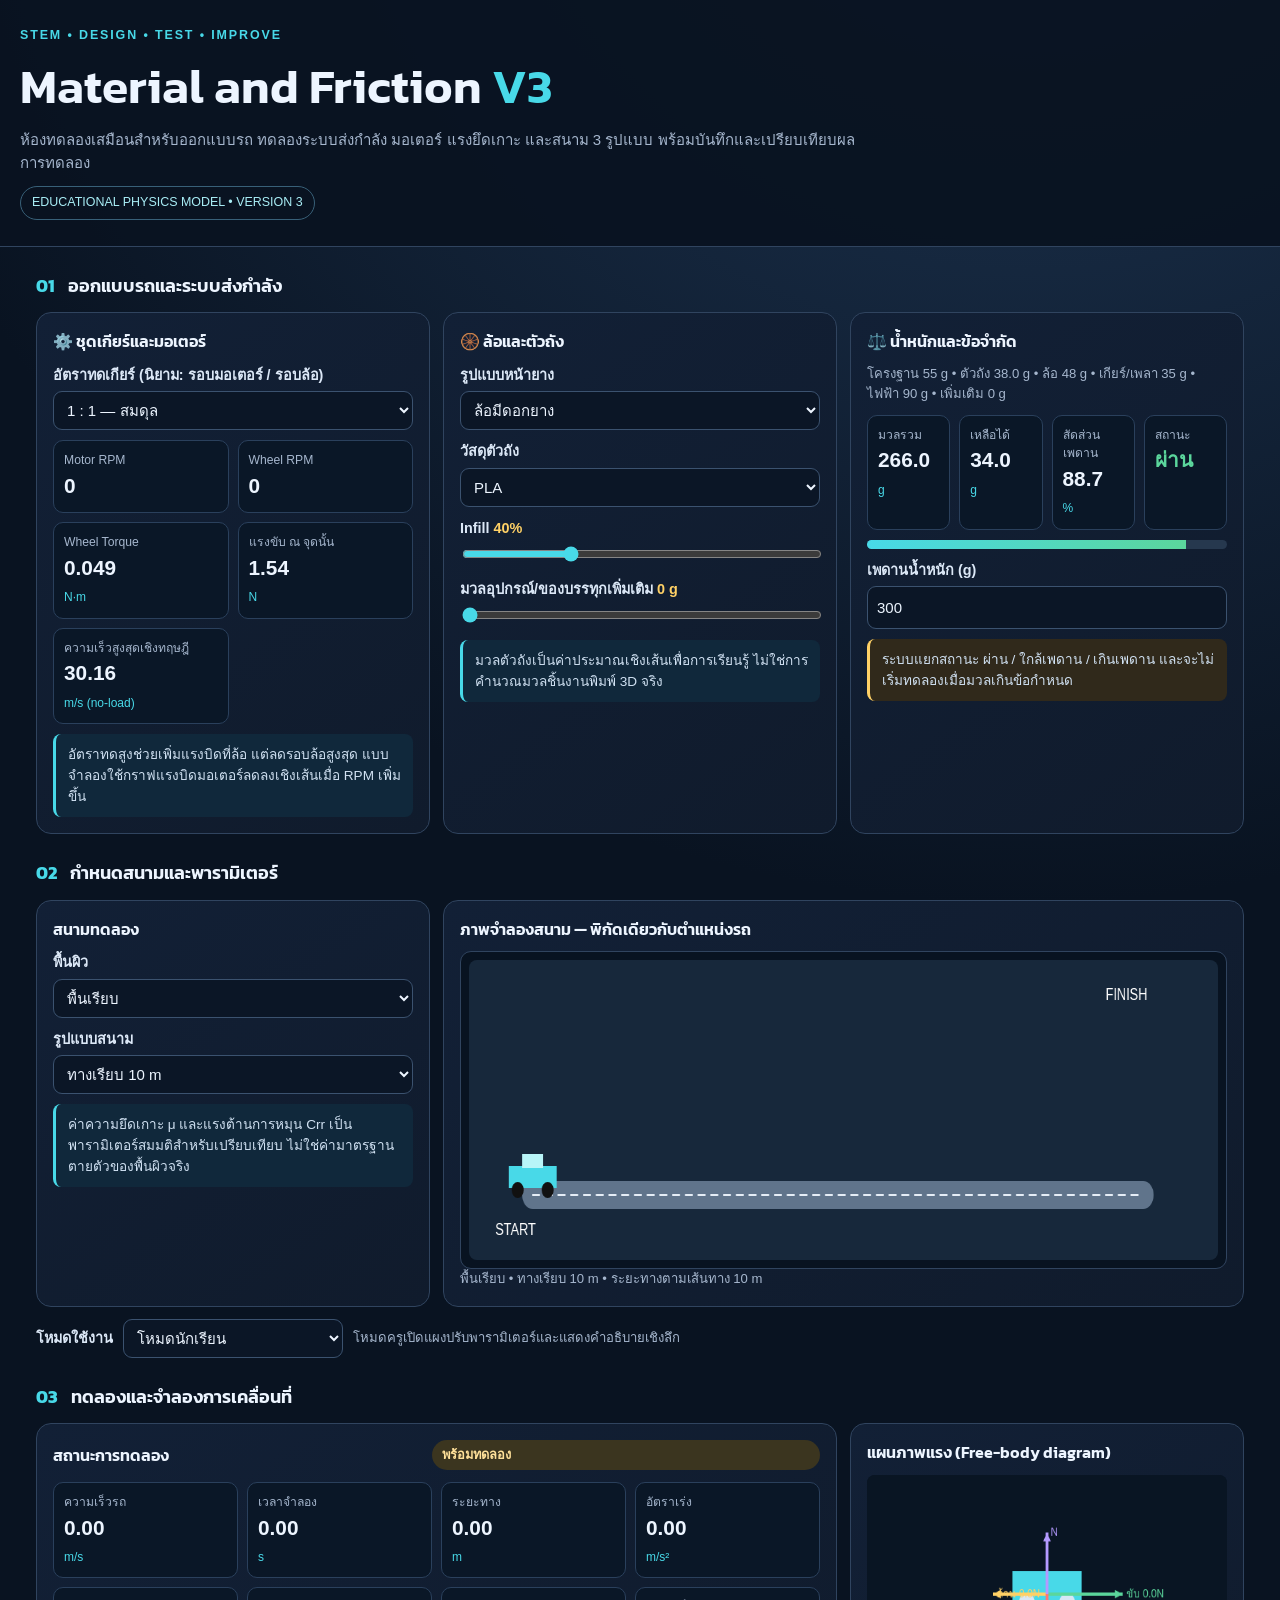
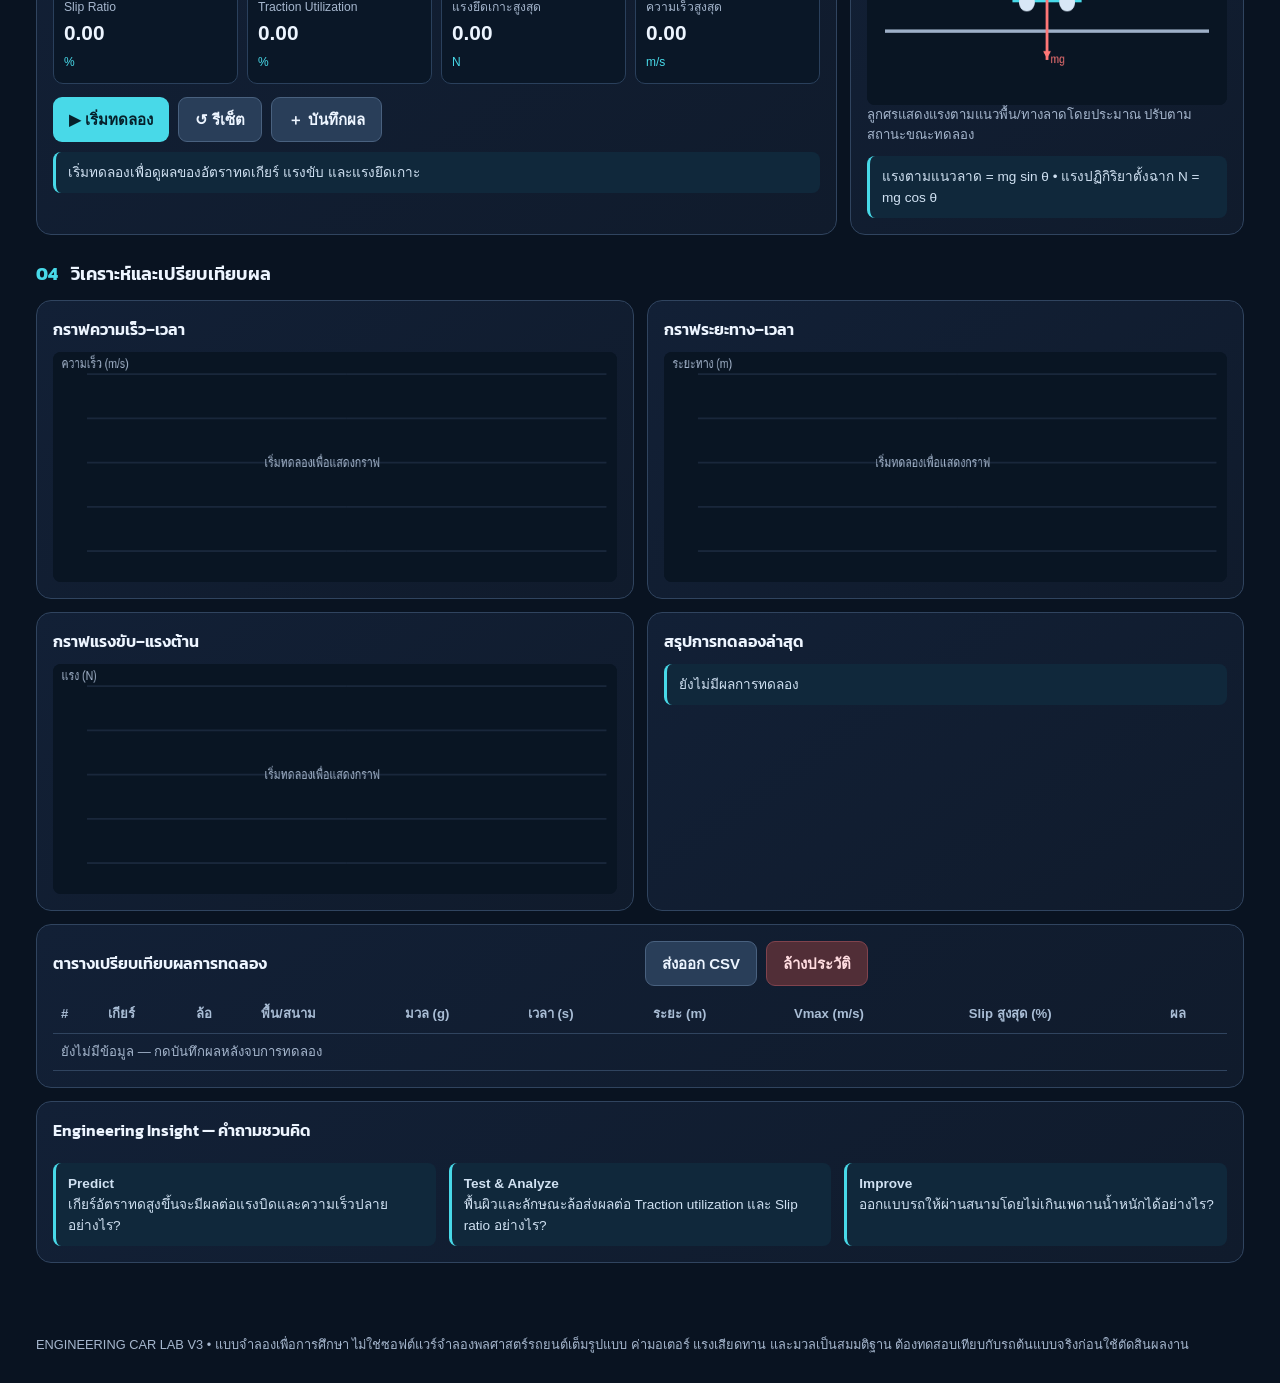
<file: index.html>
<!DOCTYPE html>
<html lang="th">
<head>
 
<!-- เชื่อมต่อ Google Fonts -->
<link rel="preconnect" href="https://fonts.googleapis.com">
<link rel="preconnect" href="https://fonts.gstatic.com" crossorigin>

<!-- โหลดฟอนต์ Prompt และ Kanit -->
<link href="https://fonts.googleapis.com/css2?family=Kanit:wght@400;500;600;700&family=Prompt:wght@300;400;500;600;700&display=swap" rel="stylesheet">

<!-- เรียกใช้ไฟล์ CSS -->
<link rel="stylesheet" href="style.css">

<meta charset="UTF-8"><meta name="viewport" content="width=device-width, initial-scale=1">
<meta name="theme-color" content="#0b1220">
<title>Material and Friction Lab</title>
<style>
:root{--bg:#091321;--panel:#122036;--panel2:#172942;--line:#30445f;--txt:#edf5ff;--muted:#a6b7ce;--cyan:#48d9e8;--green:#5bd69c;--yellow:#ffd166;--red:#ff7777;--purple:#b49aff}
*{box-sizing:border-box}body{margin:0;background:radial-gradient(circle at 80% -10%,#203958 0,transparent 35%),var(--bg);color:var(--txt);font:15px/1.55 Inter,"Noto Sans Thai",Tahoma,sans-serif}
header{padding:26px max(18px,calc((100% - 1240px)/2));border-bottom:1px solid var(--line);background:#091321eF}.eyebrow{color:var(--cyan);font-size:.78rem;font-weight:800;letter-spacing:.15em}h1{font-size:clamp(1.8rem,4vw,3rem);margin:4px 0}.sub{color:var(--muted);max-width:850px;margin:0}.tag{display:inline-block;border:1px solid #386078;color:#a8edf5;padding:6px 11px;border-radius:30px;font-size:.78rem;margin-top:12px}
main{max-width:1240px;margin:22px auto;padding:0 16px 50px}.section{margin:25px 0 12px;font-size:1.15rem}.section b{color:var(--cyan);margin-right:9px}.grid{display:grid;grid-template-columns:repeat(12,minmax(0,1fr));gap:13px}.card{grid-column:span 12;background:linear-gradient(145deg,var(--panel),#101b2c);border:1px solid var(--line);border-radius:15px;padding:16px;min-width:0}.s3{grid-column:span 3}.s4{grid-column:span 4}.s5{grid-column:span 5}.s6{grid-column:span 6}.s7{grid-column:span 7}.s8{grid-column:span 8}
h3{margin:0 0 10px;font-size:1rem}label{display:block;color:#dce8f7;font-weight:650;margin:10px 0 5px;font-size:.9rem}select,input,button{font:inherit}select,input[type=number]{width:100%;background:#0b1626;color:var(--txt);border:1px solid #3b526f;border-radius:9px;padding:9px}input[type=range]{width:100%;accent-color:var(--cyan)}input:disabled,select:disabled{opacity:.6}
.row{display:flex;gap:10px;align-items:center;flex-wrap:wrap}.row>*{flex:1}.muted,.hint{color:var(--muted);font-size:.82rem}.value{color:var(--yellow);font-weight:800}.info{background:#10283b;border-left:3px solid var(--cyan);padding:10px 12px;border-radius:8px;color:#d0e1f2;font-size:.85rem;margin-top:10px}.warn{border-left-color:var(--yellow);background:#30291b}.danger{color:var(--red)}.actions{display:flex;gap:9px;flex-wrap:wrap;margin-top:13px}button{border:0;border-radius:9px;padding:10px 16px;font-weight:800;cursor:pointer}.primary{background:var(--cyan);color:#06202a}.secondary{background:#293e59;color:var(--txt);border:1px solid #49617f}.dangerbtn{background:#512e37;color:#ffdce0;border:1px solid #80434d}button:disabled{opacity:.45;cursor:not-allowed}
.kpis{display:grid;grid-template-columns:repeat(4,minmax(0,1fr));gap:9px}.kpi{background:#0a1727;border:1px solid #2a405c;border-radius:10px;padding:10px;min-width:0}.kpi small{display:block;color:var(--muted);font-size:.76rem}.kpi strong{font-size:1.3rem;display:block;overflow-wrap:anywhere}.kpi em{font-style:normal;color:var(--cyan);font-size:.75rem}
.pill{display:inline-block;border-radius:20px;padding:5px 10px;background:#203c50;color:#9cecf4;font-size:.8rem;font-weight:800}.pill.good{background:#173c31;color:#8cf0bd}.pill.bad{background:#492727;color:#ffaaaa}.pill.mid{background:#3b351f;color:#ffe19a}
.trackbox{background:#081321;border:1px solid var(--line);border-radius:11px;padding:8px}canvas{display:block;width:100%;height:230px;border-radius:8px;background:#091523}#trackCanvas{height:300px}
table{width:100%;border-collapse:collapse;font-size:.82rem;min-width:760px}th,td{padding:8px;border-bottom:1px solid var(--line);text-align:left;white-space:nowrap}th{color:#a9bdd5}td{color:#e4eef9}.tablewrap{overflow:auto}.bar{height:9px;background:#26384e;border-radius:9px;overflow:hidden;margin-top:10px}.bar span{height:100%;display:block;background:linear-gradient(90deg,var(--cyan),var(--green));width:0}
.teacher{border:1px dashed #7b6bb3;background:#1d1b35}.hidden{display:none!important}.footer{max-width:1240px;margin:auto;padding:0 16px 28px;color:var(--muted);font-size:.8rem}
@media(max-width:850px){.s3,.s4,.s5,.s6,.s7,.s8{grid-column:span 6}.kpis{grid-template-columns:repeat(2,minmax(0,1fr))}}
@media(max-width:560px){.s3,.s4,.s5,.s6,.s7,.s8{grid-column:span 12}header{padding:20px 16px}main{padding:0 11px 35px}.card{padding:13px}#trackCanvas{height:230px}canvas{height:190px}}
</style></head>
<body>
<header><div class="eyebrow">STEM • DESIGN • TEST • IMPROVE</div><h1>Material and Friction <span style="color:var(--cyan)">V3</span></h1><p class="sub">ห้องทดลองเสมือนสำหรับออกแบบรถ ทดลองระบบส่งกำลัง มอเตอร์ แรงยึดเกาะ และสนาม 3 รูปแบบ พร้อมบันทึกและเปรียบเทียบผลการทดลอง</p><span class="tag">EDUCATIONAL PHYSICS MODEL • VERSION 3</span></header>
<main>
<h2 class="section"><b>01</b> ออกแบบรถและระบบส่งกำลัง</h2>
<div class="grid">
<section class="card s4"><h3>⚙️ ชุดเกียร์และมอเตอร์</h3>
<label for="gear">อัตราทดเกียร์ (นิยาม: รอบมอเตอร์ / รอบล้อ)</label><select id="gear"><option value=".5">0.5 : 1 — เน้นความเร็วรอบล้อ</option><option value="1" selected>1 : 1 — สมดุล</option><option value="2">2 : 1 — เน้นแรงบิด</option><option value="3">3 : 1 — แรงบิดสูง</option></select>
<div class="kpis" style="grid-template-columns:repeat(2,1fr);margin-top:10px"><div class="kpi"><small>Motor RPM</small><strong id="motorRpm">0</strong></div><div class="kpi"><small>Wheel RPM</small><strong id="wheelRpm">0</strong></div><div class="kpi"><small>Wheel Torque</small><strong id="wheelTorque">0.000</strong><em>N·m</em></div><div class="kpi"><small>แรงขับ ณ จุดนั้น</small><strong id="driveForce">0.00</strong><em>N</em></div><div class="kpi"><small>ความเร็วสูงสุดเชิงทฤษฎี</small><strong id="theorySpeed">0.00</strong><em>m/s (no-load)</em></div></div>
<div class="info">อัตราทดสูงช่วยเพิ่มแรงบิดที่ล้อ แต่ลดรอบล้อสูงสุด แบบจำลองใช้กราฟแรงบิดมอเตอร์ลดลงเชิงเส้นเมื่อ RPM เพิ่มขึ้น</div></section>
<section class="card s4"><h3>🛞 ล้อและตัวถัง</h3>
<label for="wheel">รูปแบบหน้ายาง</label><select id="wheel"><option value="smooth">ล้อเรียบ</option><option value="tread" selected>ล้อมีดอกยาง</option></select>
<label for="material">วัสดุตัวถัง</label><select id="material"><option value="PLA">PLA</option><option value="PETG">PETG</option></select>
<label for="infill">Infill <span class="value" id="infillVal">40%</span></label><input id="infill" type="range" min="15" max="100" step="5" value="40">
<label for="extraMass">มวลอุปกรณ์/ของบรรทุกเพิ่มเติม <span class="value" id="extraVal">0 g</span></label><input id="extraMass" type="range" min="0" max="100" step="5" value="0">
<div class="info">มวลตัวถังเป็นค่าประมาณเชิงเส้นเพื่อการเรียนรู้ ไม่ใช่การคำนวณมวลชิ้นงานพิมพ์ 3D จริง</div></section>
<section class="card s4"><h3>⚖️ น้ำหนักและข้อจำกัด</h3>
<div id="massItems" class="muted">โครงฐาน 55 g • ตัวถัง — g • ล้อ 48 g • เกียร์/เพลา 35 g • ไฟฟ้า 90 g</div>
<div class="kpis" style="margin-top:10px"><div class="kpi"><small>มวลรวม</small><strong id="totalMass">—</strong><em>g</em></div><div class="kpi"><small>เหลือได้</small><strong id="remaining">—</strong><em>g</em></div><div class="kpi"><small>สัดส่วนเพดาน</small><strong id="massPct">—</strong><em>%</em></div><div class="kpi"><small>สถานะ</small><strong id="massStatus">—</strong></div></div>
<div class="bar"><span id="massBar"></span></div>
<label for="massLimit">เพดานน้ำหนัก (g)</label><input id="massLimit" type="number" min="100" max="1000" step="5" value="300">
<div class="info warn">ระบบแยกสถานะ ผ่าน / ใกล้เพดาน / เกินเพดาน และจะไม่เริ่มทดลองเมื่อมวลเกินข้อกำหนด</div></section>
</div>
<h2 class="section"><b>02</b> กำหนดสนามและพารามิเตอร์</h2>
<div class="grid">
<section class="card s4"><h3>สนามทดลอง</h3><label for="surface">พื้นผิว</label><select id="surface"><option value="smooth">พื้นเรียบ</option><option value="dust">พื้นฝุ่น</option><option value="grass">พื้นหญ้า</option></select>
<label for="course">รูปแบบสนาม</label><select id="course"><option value="flat">ทางเรียบ 10 m</option><option value="slope">ทางลาด 30° ระยะตามแนวลาด 5 m</option><option value="mixed">สนามผสม: ทางเรียบ 5 m + ทางลาด 5 m</option></select>
<div class="info">ค่าความยึดเกาะ μ และแรงต้านการหมุน Crr เป็นพารามิเตอร์สมมติสำหรับเปรียบเทียบ ไม่ใช่ค่ามาตรฐานตายตัวของพื้นผิวจริง</div></section>
<section class="card s8"><h3>ภาพจำลองสนาม — พิกัดเดียวกับตำแหน่งรถ</h3><div class="trackbox"><canvas id="trackCanvas" width="1000" height="300"></canvas></div><div id="trackInfo" class="hint">สนามพร้อมแล้ว</div></section>
<section class="card s12 teacher hidden" id="teacherPanel"><h3>🧑‍🏫 โหมดครู — ปรับค่าพารามิเตอร์ของแบบจำลอง</h3><div class="grid">
<div class="s3"><label for="stallTorque">Stall torque (N·m)</label><input id="stallTorque" type="number" min=".01" max=".3" step=".005" value=".06"></div>
<div class="s3"><label for="noLoadRpm">No-load RPM</label><input id="noLoadRpm" type="number" min="1000" max="30000" step="500" value="9000"></div>
<div class="s3"><label for="efficiency">ประสิทธิภาพเกียร์</label><input id="efficiency" type="number" min=".3" max="1" step=".01" value=".82"></div>
<div class="s3"><label for="gripFactor">ตัวคูณแรงยึดเกาะล้อหยัก</label><input id="gripFactor" type="number" min=".8" max="1.5" step=".01" value="1.12"></div>
<div class="s3"><label for="muSmooth">μ พื้นเรียบ</label><input id="muSmooth" type="number" min=".1" max="1.5" step=".01" value=".72"></div>
<div class="s3"><label for="muDust">μ พื้นฝุ่น</label><input id="muDust" type="number" min=".1" max="1.5" step=".01" value=".42"></div>
<div class="s3"><label for="muGrass">μ พื้นหญ้า</label><input id="muGrass" type="number" min=".1" max="1.5" step=".01" value=".58"></div>
<div class="s3"><label for="rrFactor">ตัวคูณ Crr</label><input id="rrFactor" type="number" min=".5" max="2" step=".05" value="1"></div>
</div><p class="hint">ค่าที่แก้ไขมีผลกับการทดลองครั้งถัดไปเท่านั้น</p></section>
</div>
<div class="row" style="margin-top:12px"><label style="margin:0;flex:0 0 auto" for="mode">โหมดใช้งาน</label><select id="mode" style="max-width:220px"><option value="student">โหมดนักเรียน</option><option value="teacher">โหมดครู</option></select><span class="muted">โหมดครูเปิดแผงปรับพารามิเตอร์และแสดงคำอธิบายเชิงลึก</span></div>
<h2 class="section"><b>03</b> ทดลองและจำลองการเคลื่อนที่</h2>
<div class="grid">
<section class="card s8"><div class="row"><h3 style="margin:0">สถานะการทดลอง</h3><span id="status" class="pill mid">พร้อมทดลอง</span></div>
<div class="kpis" style="margin-top:12px"><div class="kpi"><small>ความเร็วรถ</small><strong id="speed">0.00</strong><em>m/s</em></div><div class="kpi"><small>เวลาจำลอง</small><strong id="time">0.00</strong><em>s</em></div><div class="kpi"><small>ระยะทาง</small><strong id="distance">0.00</strong><em>m</em></div><div class="kpi"><small>อัตราเร่ง</small><strong id="accel">0.00</strong><em>m/s²</em></div>
<div class="kpi"><small>Slip Ratio</small><strong id="slip">0.0</strong><em>%</em></div><div class="kpi"><small>Traction Utilization</small><strong id="util">0.0</strong><em>%</em></div><div class="kpi"><small>แรงยึดเกาะสูงสุด</small><strong id="grip">0.00</strong><em>N</em></div><div class="kpi"><small>ความเร็วสูงสุด</small><strong id="maxSpeed">0.00</strong><em>m/s</em></div></div>
<div class="actions"><button class="primary" id="start">▶ เริ่มทดลอง</button><button class="secondary" id="reset">↺ รีเซ็ต</button><button class="secondary" id="save">＋ บันทึกผล</button></div><div id="explain" class="info">เริ่มทดลองเพื่อดูผลของอัตราทดเกียร์ แรงขับ และแรงยึดเกาะ</div></section>
<section class="card s4"><h3>แผนภาพแรง (Free-body diagram)</h3><canvas id="forceCanvas" width="500" height="280"></canvas><div class="hint">ลูกศรแสดงแรงตามแนวพื้น/ทางลาดโดยประมาณ ปรับตามสถานะขณะทดลอง</div><div id="theory" class="info">แรงตามแนวลาด = mg sin θ • แรงปฏิกิริยาตั้งฉาก N = mg cos θ</div></section>
</div>
<h2 class="section"><b>04</b> วิเคราะห์และเปรียบเทียบผล</h2>
<div class="grid">
<section class="card s6"><h3>กราฟความเร็ว–เวลา</h3><canvas id="speedChart" width="800" height="260"></canvas></section>
<section class="card s6"><h3>กราฟระยะทาง–เวลา</h3><canvas id="distanceChart" width="800" height="260"></canvas></section>
<section class="card s6"><h3>กราฟแรงขับ–แรงต้าน</h3><canvas id="forceChart" width="800" height="260"></canvas></section>
<section class="card s6"><h3>สรุปการทดลองล่าสุด</h3><div id="summary" class="info">ยังไม่มีผลการทดลอง</div></section>
<section class="card s12"><div class="row"><h3 style="margin:0">ตารางเปรียบเทียบผลการทดลอง</h3><div class="actions" style="margin:0"><button class="secondary" id="csv">ส่งออก CSV</button><button class="dangerbtn" id="clear">ล้างประวัติ</button></div></div><div class="tablewrap" style="margin-top:10px"><table><thead><tr><th>#</th><th>เกียร์</th><th>ล้อ</th><th>พื้น/สนาม</th><th>มวล (g)</th><th>เวลา (s)</th><th>ระยะ (m)</th><th>Vmax (m/s)</th><th>Slip สูงสุด (%)</th><th>ผล</th></tr></thead><tbody id="history"><tr><td colspan="10" class="muted">ยังไม่มีข้อมูล — กดบันทึกผลหลังจบการทดลอง</td></tr></tbody></table></div></section>
<section class="card s12"><h3>Engineering Insight — คำถามชวนคิด</h3><div class="grid"><div class="s4 info"><b>Predict</b><br>เกียร์อัตราทดสูงขึ้นจะมีผลต่อแรงบิดและความเร็วปลายอย่างไร?</div><div class="s4 info"><b>Test & Analyze</b><br>พื้นผิวและลักษณะล้อส่งผลต่อ Traction utilization และ Slip ratio อย่างไร?</div><div class="s4 info"><b>Improve</b><br>ออกแบบรถให้ผ่านสนามโดยไม่เกินเพดานน้ำหนักได้อย่างไร?</div></div></section>
</div>
</main><footer class="footer">ENGINEERING CAR LAB V3 • แบบจำลองเพื่อการศึกษา ไม่ใช่ซอฟต์แวร์จำลองพลศาสตร์รถยนต์เต็มรูปแบบ ค่ามอเตอร์ แรงเสียดทาน และมวลเป็นสมมติฐาน ต้องทดสอบเทียบกับรถต้นแบบจริงก่อนใช้ตัดสินผลงาน</footer>
<script>
'use strict';
const $=id=>document.getElementById(id);
const base={chassis:55,body:38,wheels:48,gears:35,electrics:90};
const surfaces={smooth:{name:'พื้นเรียบ',mu:.72,rr:.025},dust:{name:'พื้นฝุ่น',mu:.42,rr:.055},grass:{name:'พื้นหญ้า',mu:.58,rr:.09}};
let running=false,raf=0,latest=null,samples=[],history=[],lastState=null;
const g=9.81,radius=.032,eff=()=>clamp(val('efficiency'),.3,1);
function clamp(x,a,b){return Math.max(a,Math.min(b,x))}
function val(id){return Number($(id).value)||0}
function massBody(){return base.body*(val('infill')/40)*($('material').value==='PETG'?1.08:1)}
function config(){
 const gear=val('gear'),surface={...surfaces[$('surface').value]};
 if($('mode').value==='teacher'){surface.mu=val($('surface').value==='smooth'?'muSmooth':$('surface').value==='dust'?'muDust':'muGrass');surface.rr*=clamp(val('rrFactor'),.5,2)}
 const tread=$('wheel').value==='tread',mu=surface.mu*(tread?clamp(val('gripFactor'),.8,1.5):.92);
 const rr=surface.rr*(tread?1.08:.92),mass=(base.chassis+massBody()+base.wheels+base.gears+base.electrics+val('extraMass'))/1000;
 return {gear,surface,mu,rr,mass,massG:mass*1000,limit:val('massLimit'),tread,stall:val('stallTorque'),noLoad:val('noLoadRpm')};
}
function motorAt(wheelOmega,c){const motorRpm=wheelOmega*60/(2*Math.PI)*c.gear;const frac=clamp(motorRpm/c.noLoad,0,1);return {motorRpm,torque:c.stall*(1-frac)}}
function updateDesign(){
 $('infillVal').textContent=val('infill')+'%';$('extraVal').textContent=val('extraMass')+' g';
 const c=config(),remain=c.limit-c.massG,pct=c.massG/c.limit*100;
 $('massItems').textContent=`โครงฐาน ${base.chassis} g • ตัวถัง ${massBody().toFixed(1)} g • ล้อ ${base.wheels} g • เกียร์/เพลา ${base.gears} g • ไฟฟ้า ${base.electrics} g • เพิ่มเติม ${val('extraMass')} g`;
 $('totalMass').textContent=c.massG.toFixed(1);$('remaining').textContent=remain.toFixed(1);$('massPct').textContent=pct.toFixed(1);
 const state=remain<0?'เกิน':pct>=90?'ใกล้เพดาน':'ผ่าน';$('massStatus').textContent=state;$('massStatus').style.color=remain<0?'var(--red)':pct>=90?'var(--yellow)':'var(--green)';
 $('massBar').style.width=clamp(pct,0,100)+'%';$('massBar').style.background=remain<0?'var(--red)':pct>=90?'var(--yellow)':'linear-gradient(90deg,var(--cyan),var(--green))';
 if(!running)updateMotorDisplay(c,0,0);
 drawTrack(0);drawForce(lastState||{theta:0,drive:0,rolling:0,gravity:0,normal:c.mass*g});
}
function updateMotorDisplay(c,v,slip){
 const omega=(v*(1+slip))/radius,m=motorAt(omega,c),wheelRpm=omega*60/(2*Math.PI);
 const wt=m.torque*c.gear*eff(),drive=wt/radius;
 $('motorRpm').textContent=m.motorRpm.toFixed(0);$('wheelRpm').textContent=wheelRpm.toFixed(0);$('wheelTorque').textContent=wt.toFixed(3);$('driveForce').textContent=drive.toFixed(2);$('theorySpeed').textContent=(c.noLoad/c.gear*2*Math.PI*radius/60).toFixed(2);
}
function target(){return $('course').value==='flat'?10: $('course').value==='slope'?5:10}
function routePoint(x){
 const course=$('course').value, W=1000,H=300, left=85,right=900,baseY=235,run=470,rise=run*Math.tan(Math.PI/6);
 if(course==='flat')return {x:left+(right-left)*clamp(x/10,0,1),y:baseY,angle:0};
 if(course==='slope'){const p=clamp(x/5,0,1);return {x:left+p*run,y:baseY-p*rise,angle:-Math.PI/6}}
 if(x<=5)return {x:left+(right-left-run)*x/5,y:baseY,angle:0};
 const p=clamp((x-5)/5,0,1);return {x:right-run+p*run,y:baseY-p*rise,angle:-Math.PI/6};
}
function drawTrack(x=0){
 const c=$('trackCanvas'),ctx=c.getContext('2d');if(!ctx)return;const W=c.width,H=c.height;ctx.clearRect(0,0,W,H);
 const grass=$('surface').value==='grass',dust=$('surface').value==='dust';ctx.fillStyle=grass?'#244632':dust?'#51452f':'#17283b';ctx.fillRect(0,0,W,H);
 ctx.strokeStyle=grass?'#6da875':dust?'#b29a68':'#60748b';ctx.lineWidth=28;ctx.lineCap='round';ctx.beginPath();
 const a=routePoint(0),b=routePoint(target());ctx.moveTo(a.x,a.y);if($('course').value==='mixed'){const mid=routePoint(5);ctx.lineTo(mid.x,mid.y)}ctx.lineTo(b.x,b.y);ctx.stroke();
 ctx.strokeStyle='#e5edf6';ctx.lineWidth=2;ctx.setLineDash([9,8]);ctx.beginPath();ctx.moveTo(a.x,a.y);if($('course').value==='mixed'){let m=routePoint(5);ctx.lineTo(m.x,m.y)}ctx.lineTo(b.x,b.y);ctx.stroke();ctx.setLineDash([]);
 ctx.fillStyle='#fff';ctx.font='17px sans-serif';ctx.fillText('START',35,275);ctx.fillText('FINISH',850,40);
 if($('course').value!=='flat'){ctx.fillStyle='#ffe19a';ctx.fillText('30°',520,125)}
 const p=routePoint(x);ctx.save();ctx.translate(p.x,p.y-12);ctx.rotate(p.angle);ctx.fillStyle='#48d9e8';ctx.fillRect(-32,-17,64,22);ctx.fillStyle='#b8f5f8';ctx.fillRect(-14,-29,28,14);ctx.fillStyle='#111';ctx.beginPath();ctx.arc(-20,7,8,0,7);ctx.arc(20,7,8,0,7);ctx.fill();ctx.restore();
 $('trackInfo').textContent=`${surfaces[$('surface').value].name} • ${$('course').selectedOptions[0].text} • ระยะทางตามเส้นทาง ${target()} m`;
}
function drawForce(s){
 const c=$('forceCanvas'),ctx=c.getContext('2d');if(!ctx)return;ctx.clearRect(0,0,c.width,c.height);ctx.fillStyle='#091523';ctx.fillRect(0,0,c.width,c.height);
 const slope=s.theta>0;ctx.save();ctx.translate(250,155);ctx.rotate(-s.theta);ctx.fillStyle='#48d9e8';ctx.fillRect(-48,-38,96,38);ctx.fillStyle='#d8e7f6';ctx.beginPath();ctx.arc(-28,0,11,0,7);ctx.arc(28,0,11,0,7);ctx.fill();ctx.restore();
 ctx.strokeStyle='#9eb0c8';ctx.lineWidth=4;ctx.beginPath();ctx.moveTo(25,190);ctx.lineTo(475,190-(slope?260*Math.tan(s.theta):0));ctx.stroke();
 const origin={x:250,y:145};function arrow(dx,dy,color,label){ctx.strokeStyle=color;ctx.fillStyle=color;ctx.lineWidth=4;ctx.beginPath();ctx.moveTo(origin.x,origin.y);ctx.lineTo(origin.x+dx,origin.y+dy);ctx.stroke();const a=Math.atan2(dy,dx);ctx.beginPath();ctx.moveTo(origin.x+dx,origin.y+dy);ctx.lineTo(origin.x+dx-12*Math.cos(a-.45),origin.y+dy-12*Math.sin(a-.45));ctx.lineTo(origin.x+dx-12*Math.cos(a+.45),origin.y+dy-12*Math.sin(a+.45));ctx.fill();ctx.font='14px sans-serif';ctx.fillText(label,origin.x+dx+5,origin.y+dy+4)}
 arrow(105,0,'#5bd69c',`ขับ ${s.drive.toFixed(1)}N`);arrow(-75,0,'#ffd166',`ต้าน ${s.rolling.toFixed(1)}N`);arrow(0,-75,'#b49aff','N');arrow(0,80,'#ff7777','mg');
}
function drawLine(canvasId,data,key,label,color){
 const c=$(canvasId),ctx=c.getContext('2d'),w=c.width,h=c.height;ctx.clearRect(0,0,w,h);ctx.fillStyle='#091523';ctx.fillRect(0,0,w,h);ctx.strokeStyle='#2a3b54';ctx.lineWidth=1;
 for(let i=0;i<5;i++){let y=25+i*(h-60)/4;ctx.beginPath();ctx.moveTo(48,y);ctx.lineTo(w-15,y);ctx.stroke()}
 ctx.fillStyle='#a6b7ce';ctx.font='15px sans-serif';ctx.fillText(label,12,18);
 if(!data.length){ctx.fillText('เริ่มทดลองเพื่อแสดงกราฟ',w/2-100,h/2);return}
 let maxT=Math.max(.1,data[data.length-1].t),maxY=Math.max(.1,...data.map(d=>d[key]))*1.15;
 ctx.strokeStyle=color;ctx.lineWidth=3;ctx.beginPath();data.forEach((d,i)=>{let px=48+d.t/maxT*(w-70),py=h-30-d[key]/maxY*(h-60);i?ctx.lineTo(px,py):ctx.moveTo(px,py)});ctx.stroke();
}
function drawAll(){drawLine('speedChart',samples,'v','ความเร็ว (m/s)','#48d9e8');drawLine('distanceChart',samples,'x','ระยะทาง (m)','#5bd69c');drawLine('forceChart',samples,'drive','แรง (N)','#ffd166')}
function ui(s){
 $('speed').textContent=s.v.toFixed(2);$('time').textContent=s.t.toFixed(2);$('distance').textContent=s.x.toFixed(2);$('accel').textContent=s.a.toFixed(2);
 $('slip').textContent=(s.sr*100).toFixed(1);$('util').textContent=(s.util*100).toFixed(1);$('grip').textContent=s.grip.toFixed(2);$('maxSpeed').textContent=s.maxV.toFixed(2);
 updateMotorDisplay(s.c,s.v,s.sr);drawTrack(s.x);drawForce(s);lastState=s;
 $('status').textContent=s.slipping?'ล้อกำลังลื่นไถล':s.stalled?'หยุดบนทางลาด':'กำลังเคลื่อนที่';$('status').className='pill '+(s.slipping||s.stalled?'bad':'good');
 if(s.slipping)$('explain').textContent=`แรงขับต้องการ ${s.drive.toFixed(2)} N แต่แรงยึดเกาะสูงสุด ${s.grip.toFixed(2)} N • Traction utilization ${(s.util*100).toFixed(0)}% • Slip ratio ${(s.sr*100).toFixed(1)}%`;
 else if(s.stalled)$('explain').textContent='แรงขับที่ส่งถึงพื้นไม่พอเอาชนะแรงโน้มถ่วงตามแนวลาดรวมกับแรงต้านการหมุน รถจึงหยุด';
 else $('explain').textContent=`แรงขับ ${s.drive.toFixed(2)} N • แรงต้านรวม ${(s.rolling+s.gravity).toFixed(2)} N • อัตราเร่ง ${s.a.toFixed(2)} m/s²`;
}
function reset(){
 lockInputs(false);running=false;if(raf)cancelAnimationFrame(raf);raf=0;samples=[];latest=null;
 ['speed','time','distance','accel','slip','util','grip','maxSpeed'].forEach(id=>$(id).textContent='0.00');
 $('status').textContent='พร้อมทดลอง';$('status').className='pill mid';$('start').disabled=false;$('summary').textContent='ยังไม่มีผลการทดลอง';$('explain').textContent='เริ่มทดลองเพื่อดูผลของอัตราทดเกียร์ แรงขับ และแรงยึดเกาะ';
 drawTrack(0);drawAll();updateDesign();
}
function run(){
 if(running)return;const c=config();if(c.massG>c.limit){$('status').textContent='น้ำหนักเกิน';$('status').className='pill bad';$('explain').textContent=`มวล ${c.massG.toFixed(1)} g เกินเพดาน ${c.limit} g กรุณาปรับ Infill หรือมวลอุปกรณ์`;return}
 reset();running=true;lockInputs(true);$('start').disabled=true;$('status').textContent='กำลังทดลอง';$('status').className='pill good';
 const dt=.02,distGoal=target();let t=0,x=0,v=0,omega=0,sr=0,maxV=0,maxSR=0,stallT=0,last=performance.now(),acc=0,stalled=false;
 function step(now){if(!running)return;acc=Math.min(.15,acc+(now-last)/1000);last=now;
 while(acc>=dt){
  const course=$('course').value,theta=(course==='slope'||(course==='mixed'&&x>=5))?Math.PI/6:0;
  const normal=c.mass*g*Math.cos(theta),grip=c.mu*normal,rolling=c.rr*normal,gravity=c.mass*g*Math.sin(theta);
  // Motor torque falls linearly with motor RPM; gearing trades wheel speed for torque.
  const motor=motorAt(omega,c),wheelTorque=motor.torque*c.gear*eff(),drive=wheelTorque/radius;
  const traction=Math.min(drive,grip),util=grip>0?drive/grip:0;
  // Excess wheel torque accelerates wheel spin; tire-road slip is computed from r*omega vs vehicle speed.
  const wheelInertia=.00022,excess=Math.max(0,drive-grip);
  const wheelAlpha=(drive-traction)*radius/Math.max(.00005,wheelInertia);
  if(excess>0)omega+=wheelAlpha*dt;else {const targetOmega=v/radius;omega+=(targetOmega-omega)*Math.min(1,dt*7)}
  omega=Math.max(v/radius,omega);
  const wheelSpeed=radius*omega;
  sr=wheelSpeed>v+.02?clamp((wheelSpeed-v)/Math.max(wheelSpeed,v,.05),0,.99):0;
  const actualTraction=traction*(1-.25*sr);
  const net=actualTraction-rolling-gravity,a=net/c.mass;
  if(v<=0&&a<=0){v=0;stallT+=dt}else{v=Math.max(0,Math.min(8,v+a*dt));if(v>0)stallT=0}
  x+=v*dt;t+=dt;maxV=Math.max(maxV,v);maxSR=Math.max(maxSR,sr);stalled=stallT>1.5;
  if(samples.length===0||t-samples[samples.length-1].t>=.1)samples.push({t,v,x,drive:actualTraction,drag:rolling+gravity});
  acc-=dt;
 }
 const theta=($('course').value==='slope'||($('course').value==='mixed'&&x>=5))?Math.PI/6:0;
 const normal=c.mass*g*Math.cos(theta),grip=c.mu*normal,rolling=c.rr*normal,gravity=c.mass*g*Math.sin(theta),m=motorAt(omega,c);
 const drive=m.torque*c.gear*eff()/radius,slipping=sr>.03;
 const state={t,x,v,a:(samples.length>1?(v-samples[samples.length-2].v)/Math.max(.001,t-samples[samples.length-2].t):0),sr,util:grip?drive/grip:0,grip,rolling,gravity,drive,c,theta,slipping,stalled,maxV};
 ui(state);latest={...state,maxSR,target:distGoal,passed:x>=distGoal,reason:stalled?'แรงขับไม่พอ':slipping?'เกิดการลื่นไถล':x>=distGoal?'ถึงเส้นชัย':'หมดเวลา'};
 drawAll();
 if(x>=distGoal||t>=60||stalled){finish(latest);return}raf=requestAnimationFrame(step)}
 raf=requestAnimationFrame(step);
}
function finish(r){
 running=false;lockInputs(false);$('start').disabled=false;const passed=r.passed;
 $('status').textContent=passed?'ถึงเส้นชัย':r.stalled?'หยุดกลางทาง':'หมดเวลาจำลอง';$('status').className='pill '+(passed?'good':'bad');
 $('summary').innerHTML=`<b>${passed?'ผ่านสนามจำลอง':'ไม่ผ่านสนามจำลอง'}</b><br>สาเหตุ: ${r.reason}<br>เวลา ${r.t.toFixed(2)} s • ระยะ ${r.x.toFixed(2)} / ${r.target} m<br>ความเร็วสูงสุด ${r.maxV.toFixed(2)} m/s • Slip ratio สูงสุด ${(r.maxSR*100).toFixed(1)}%<br>มวล ${r.c.massG.toFixed(1)} / ${r.c.limit} g<br>เกียร์ ${r.c.gear}:1 • ${r.c.tread?'ล้อดอกยาง':'ล้อเรียบ'} • ${r.c.surface.name}`;
 $('explain').textContent=passed?'รถถึงเส้นชัยแล้ว สามารถบันทึกผลเพื่อเปรียบเทียบกับการทดลองอื่น':r.stalled?'รถหยุดเพราะแรงขับไม่พอเอาชนะแรงโน้มถ่วงและแรงต้านบนทางลาด':'การทดลองสิ้นสุดก่อนถึงเส้นชัย ตรวจสอบความเร็วรอบมอเตอร์และการเลือกอัตราทด';
}
function saveResult(){
 if(!latest){$('explain').textContent='ยังไม่มีผลการทดลองให้บันทึก กรุณาทดลองให้จบก่อน';return}
 const r=latest;history.push({gear:r.c.gear,wheel:r.c.tread?'ดอกยาง':'เรียบ',surface:r.c.surface.name,course:$('course').selectedOptions[0].text,mass:r.c.massG,time:r.t,distance:r.x,vmax:r.maxV,slip:r.maxSR*100,result:r.passed?'ผ่าน':'ไม่ผ่าน'});
 renderHistory();
}
function renderHistory(){
 const body=$('history');if(!history.length){body.innerHTML='<tr><td colspan="10" class="muted">ยังไม่มีข้อมูล</td></tr>';return}
 body.innerHTML=history.map((r,i)=>`<tr><td>${i+1}</td><td>${r.gear}:1</td><td>${r.wheel}</td><td>${r.surface} / ${r.course}</td><td>${r.mass.toFixed(1)}</td><td>${r.time.toFixed(2)}</td><td>${r.distance.toFixed(2)}</td><td>${r.vmax.toFixed(2)}</td><td>${r.slip.toFixed(1)}</td><td>${r.result}</td></tr>`).join('');
}
function exportCSV(){
 if(!history.length){alert('ยังไม่มีผลการทดลอง');return}
 const cols=['ครั้ง','อัตราทดเกียร์','ล้อ','พื้นผิว','สนาม','มวล_g','เวลา_s','ระยะ_m','ความเร็วสูงสุด_m_s','Slipสูงสุด_pct','ผล'];
 const rows=history.map((r,i)=>[i+1,r.gear+':1',r.wheel,r.surface,r.course,r.mass.toFixed(1),r.time.toFixed(2),r.distance.toFixed(2),r.vmax.toFixed(2),r.slip.toFixed(1),r.result]);
 const csv='\uFEFF'+[cols,...rows].map(row=>row.map(v=>'"'+String(v).replaceAll('"','""')+'"').join(',')).join('\r\n');
 const a=document.createElement('a'),url=URL.createObjectURL(new Blob([csv],{type:'text/csv;charset=utf-8;'}));a.href=url;a.download='engineering-car-lab-results.csv';a.click();URL.revokeObjectURL(url);
}
function lockInputs(lock){['gear','wheel','material','infill','extraMass','massLimit','surface','course','mode','stallTorque','noLoadRpm','efficiency','gripFactor','muSmooth','muDust','muGrass','rrFactor'].forEach(id=>$(id).disabled=lock)}
$('start').addEventListener('click',run);$('reset').addEventListener('click',reset);$('save').addEventListener('click',saveResult);$('csv').addEventListener('click',exportCSV);$('clear').addEventListener('click',()=>{history=[];renderHistory()});
$('mode').addEventListener('change',()=>{$('teacherPanel').classList.toggle('hidden',$('mode').value!=='teacher');updateDesign()});
['gear','wheel','material','infill','extraMass','massLimit','surface','course','stallTorque','noLoadRpm','efficiency','gripFactor','muSmooth','muDust','muGrass','rrFactor'].forEach(id=>$(id).addEventListener('input',()=>{if(running)return;updateDesign();drawAll()}));
$('course').addEventListener('change',()=>{if(!running)reset()});$('surface').addEventListener('change',()=>{if(!running)reset()});
window.addEventListener('resize',()=>{drawTrack(latest?.x||0);drawAll();drawForce(lastState||{theta:0,drive:0,rolling:0,gravity:0,normal:0})});
updateDesign();reset();
</script></body></html>
</file>
<file: style.css>
/* กำหนดฟอนต์หลักของเว็บไซต์ */
body {
    font-family: 'Prompt', sans-serif;
    font-size: 16px;
    line-height: 1.7;
}

/* กำหนดฟอนต์สำหรับหัวข้อ */
h1, h2, h3, h4, h5, h6 {
    font-family: 'Kanit', sans-serif;
    font-weight: 600;
}

/* ปรับขนาดหัวข้อ */
h1 {
    font-size: 2.5rem;
}

h2 {
    font-size: 2rem;
}

h3 {
    font-size: 1.5rem;
}

/* ปรับปุ่ม */
button, .btn {
    font-family: 'Prompt', sans-serif;
    font-weight: 500;
}
</file>
